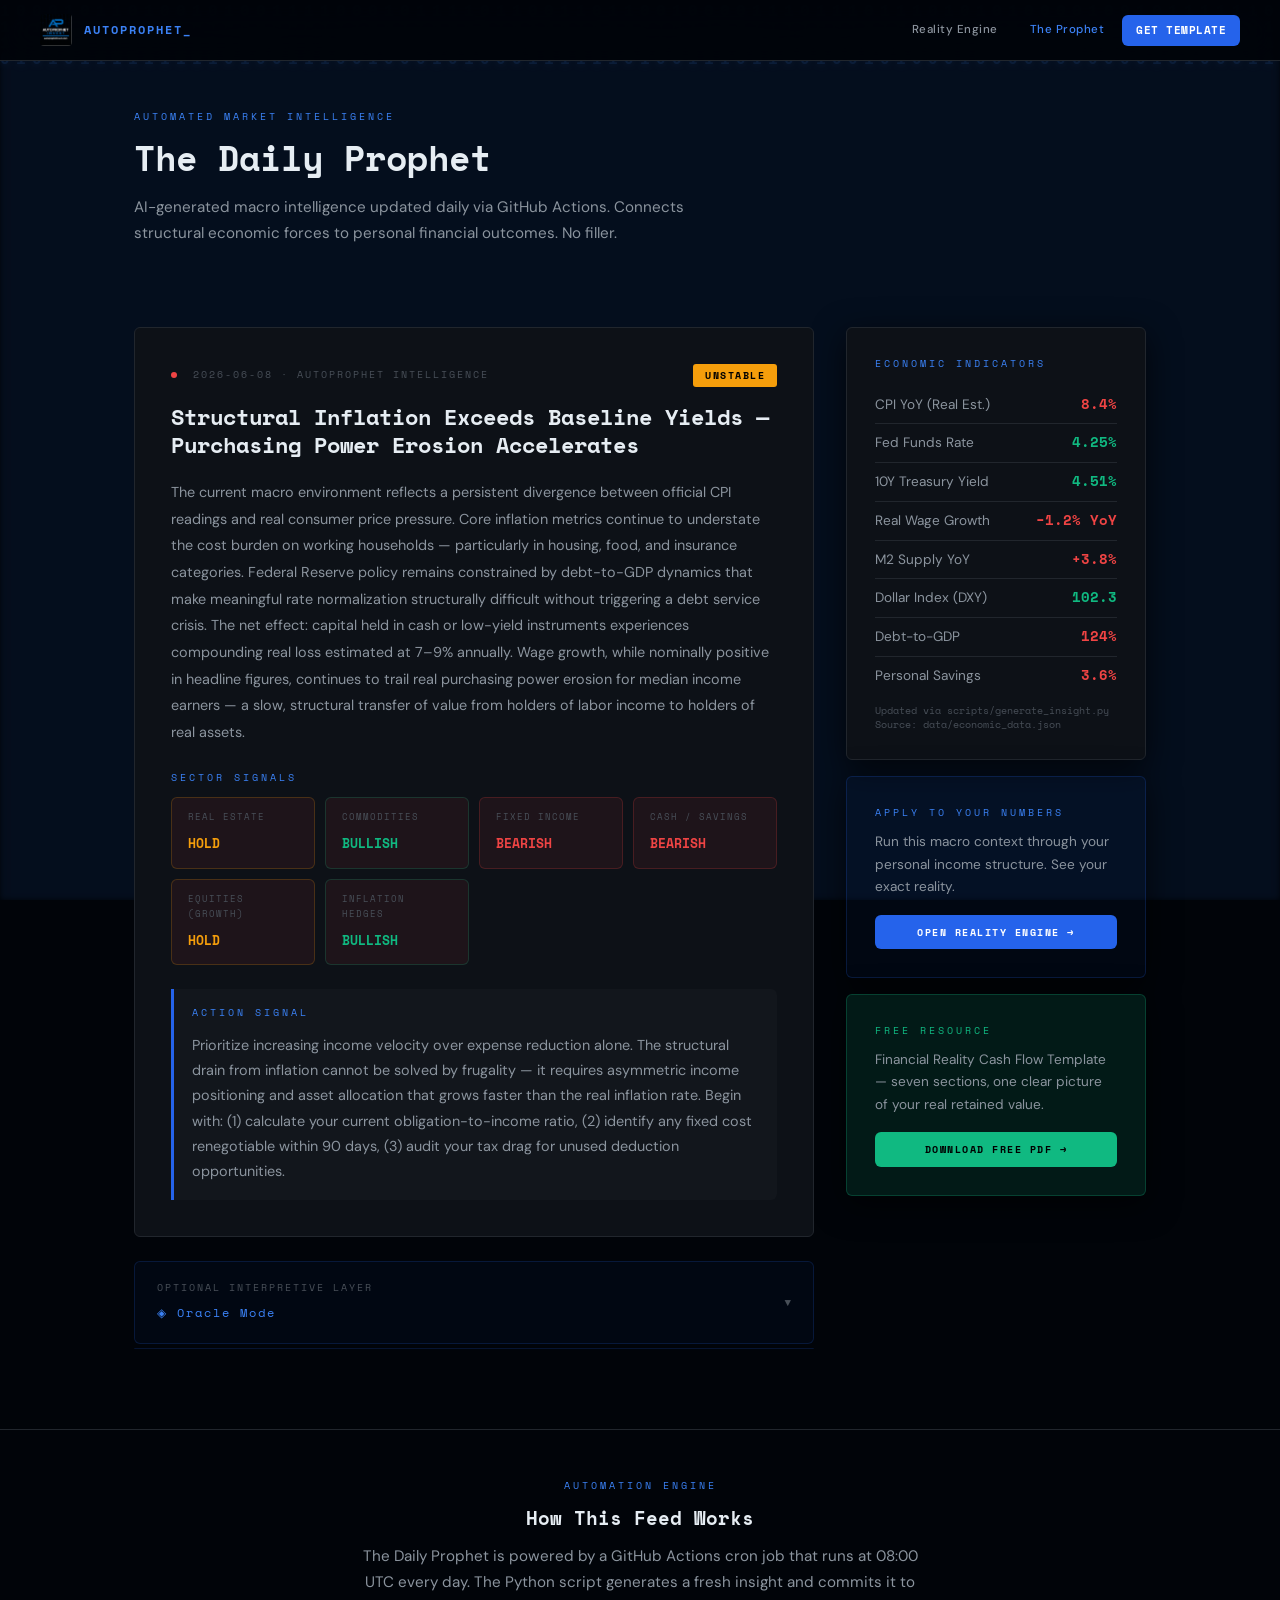
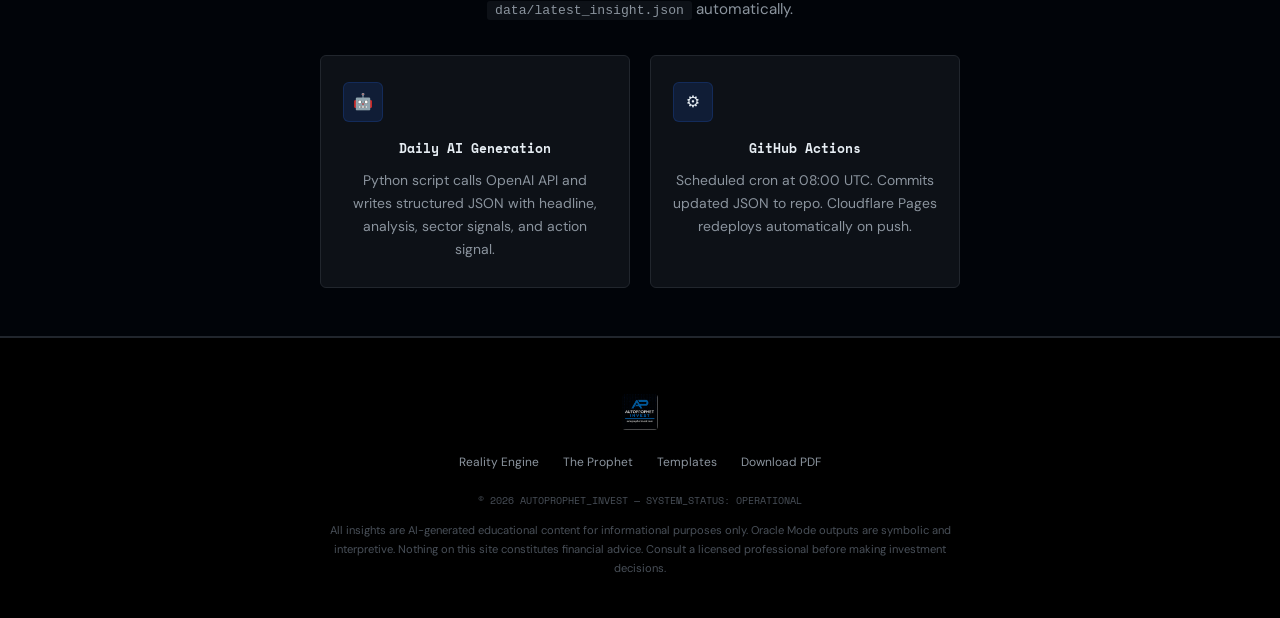
<file: prophet.html>
<!DOCTYPE html>
<html lang="en">
<head>
  <meta charset="UTF-8">
  <meta name="viewport" content="width=device-width, initial-scale=1.0">
  <title>The Daily Prophet | AutoProphet Invest</title>
  <meta name="description" content="AI-generated daily financial intelligence. Macro analysis, sector signals, and optional Oracle interpretive layer. Updated daily via automation.">
  <link rel="stylesheet" href="assets/css/style.css">
</head>
<body data-page="prophet">

<canvas id="matrix-canvas"></canvas>

<div class="overlay">

  <!-- ── NAV ─────────────────────────────────────────────────── -->
  <nav class="nav">
    <a href="index.html" class="nav-logo">
      <img src="assets/images/logo.png" alt="AutoProphet Invest">
      <span class="nav-wordmark">AutoProphet_</span>
    </a>
    <div class="nav-links">
      <a href="index.html">Reality Engine</a>
      <a href="prophet.html" class="is-active">The Prophet</a>
      <a href="index.html#get-access" class="nav-btn btn">Get Template</a>
    </div>
  </nav>

  <!-- ── HEADER ───────────────────────────────────────────────── -->
  <section class="section-sm" style="padding-bottom:0;">
    <div class="wrap">
      <span class="eyebrow">Automated Market Intelligence</span>
      <h1 class="section-title">The Daily Prophet</h1>
      <p class="section-sub">AI-generated macro intelligence updated daily via GitHub Actions. Connects structural economic forces to personal financial outcomes. No filler.</p>
    </div>
  </section>

  <!-- ── MAIN CONTENT ─────────────────────────────────────────── -->
  <section class="section">
    <div class="wrap">
      <div style="display:grid;grid-template-columns:1fr 300px;gap:32px;align-items:start;">

        <!-- LEFT: INSIGHT + ORACLE -->
        <div>

          <!-- INSIGHT (loaded from JSON) -->
          <div id="insightContainer">
            <div class="insight-wrap" style="text-align:center;padding:56px 32px;">
              <span class="live-dot" style="display:inline-block;margin-bottom:16px;"></span>
              <p class="mono text-muted" style="font-size:0.72rem;letter-spacing:2px;">LOADING INTELLIGENCE FEED...</p>
            </div>
          </div>

          <!-- ORACLE TOGGLE -->
          <div class="mt-24">
            <div class="oracle-toggle-bar" onclick="activateOracle()">
              <div>
                <span style="font-family:var(--mono);font-size:0.62rem;color:var(--text-3);letter-spacing:2px;text-transform:uppercase;display:block;margin-bottom:3px;">Optional Interpretive Layer</span>
                <span class="oracle-toggle-label">◈ Oracle Mode</span>
              </div>
              <span id="oracleIcon" class="oracle-toggle-icon">▼</span>
            </div>

            <div id="oraclePanel" class="oracle-panel">
              <p style="font-size:0.85rem;color:var(--text-2);line-height:1.75;margin-bottom:20px;">
                An interpretive, symbolic layer — tarot archetypes, planetary context, and cyclical pattern reading. This is for narrative depth and personal reflection. It does not replace quantitative analysis.
              </p>
              <div id="oracleContent">
                <p class="mono text-muted" style="font-size:0.72rem;">Generating symbolic interpretation...</p>
              </div>
              <div class="oracle-disclaimer">
                ⚠ INTERPRETIVE MODE ACTIVE — This output is symbolic and experimental. It is not financial analysis, investment advice, or a predictive model. All financial decisions must be grounded in quantitative data only.
              </div>
            </div>
          </div>

        </div>

        <!-- RIGHT: SIDEBAR -->
        <div>

          <!-- ECONOMIC INDICATORS -->
          <div class="card mb-16">
            <span class="eyebrow" style="margin-bottom:14px;display:block;">Economic Indicators</span>
            <div id="economicData">
              <!-- Placeholder rows until JSON loads -->
              <div class="metric-row"><span class="m-label">CPI YoY</span><span class="m-val neg">—</span></div>
              <div class="metric-row"><span class="m-label">Fed Funds Rate</span><span class="m-val">—</span></div>
              <div class="metric-row"><span class="m-label">10Y Treasury</span><span class="m-val">—</span></div>
              <div class="metric-row"><span class="m-label">Real Wage Growth</span><span class="m-val neg">—</span></div>
              <div class="metric-row"><span class="m-label">M2 Supply YoY</span><span class="m-val">—</span></div>
              <div class="metric-row"><span class="m-label">Savings Rate</span><span class="m-val">—</span></div>
            </div>
            <p class="mono text-muted mt-8" style="font-size:0.6rem;line-height:1.5;">Updated via scripts/generate_insight.py<br>Source: data/economic_data.json</p>
          </div>

          <!-- REALITY ENGINE CTA -->
          <div class="card mb-16" style="background:rgba(37,99,235,0.04);border-color:rgba(37,99,235,0.2);">
            <span class="eyebrow text-blue" style="margin-bottom:10px;display:block;">Apply to Your Numbers</span>
            <p style="font-size:0.85rem;color:var(--text-2);margin-bottom:16px;line-height:1.65;">Run this macro context through your personal income structure. See your exact reality.</p>
            <a href="index.html#engine" class="btn btn-blue btn-full btn-sm">Open Reality Engine →</a>
          </div>

          <!-- DOWNLOAD CTA -->
          <div class="card" style="background:var(--green-dim);border-color:rgba(16,185,129,0.25);">
            <span class="eyebrow text-green" style="margin-bottom:10px;display:block;">Free Resource</span>
            <p style="font-size:0.85rem;color:var(--text-2);margin-bottom:16px;line-height:1.65;">Financial Reality Cash Flow Template — seven sections, one clear picture of your real retained value.</p>
            <a href="downloads/structural_wealth.pdf" download class="btn btn-green btn-full btn-sm">Download Free PDF →</a>
          </div>

        </div>
      </div><!-- /grid -->
    </div>
  </section>

  <hr class="divider">

  <!-- ── AUTOMATION NOTE ───────────────────────────────────────── -->
  <section class="section-sm">
    <div class="wrap-narrow text-center">
      <span class="eyebrow">Automation Engine</span>
      <h3 class="section-title" style="font-size:1.2rem;">How This Feed Works</h3>
      <p class="section-sub" style="margin:0 auto 32px;">The Daily Prophet is powered by a GitHub Actions cron job that runs at 08:00 UTC every day. The Python script generates a fresh insight and commits it to <code style="background:var(--surface);padding:2px 8px;border-radius:3px;font-size:0.82rem;">data/latest_insight.json</code> automatically.</p>
      <div class="feature-grid" style="max-width:640px;margin:0 auto;">
        <div class="feature-card card-tight">
          <div class="feature-icon">🤖</div>
          <div class="feature-title">Daily AI Generation</div>
          <p class="feature-body">Python script calls OpenAI API and writes structured JSON with headline, analysis, sector signals, and action signal.</p>
        </div>
        <div class="feature-card card-tight">
          <div class="feature-icon">⚙</div>
          <div class="feature-title">GitHub Actions</div>
          <p class="feature-body">Scheduled cron at 08:00 UTC. Commits updated JSON to repo. Cloudflare Pages redeploys automatically on push.</p>
        </div>
      </div>
    </div>
  </section>

  <hr class="divider">

  <!-- ── FOOTER ────────────────────────────────────────────────── -->
  <footer>
    <img src="assets/images/logo.png" alt="AutoProphet" class="footer-logo">
    <div class="footer-links">
      <a href="index.html">Reality Engine</a>
      <a href="prophet.html">The Prophet</a>
      <a href="index.html#get-access">Templates</a>
      <a href="downloads/structural_wealth.pdf" download>Download PDF</a>
    </div>
    <p class="footer-copy">© 2026 AUTOPROPHET_INVEST &mdash; SYSTEM_STATUS: OPERATIONAL</p>
    <p class="footer-legal">All insights are AI-generated educational content for informational purposes only. Oracle Mode outputs are symbolic and interpretive. Nothing on this site constitutes financial advice. Consult a licensed professional before making investment decisions.</p>
  </footer>

</div><!-- /overlay -->

<script src="assets/js/main.js"></script>
</body>
</html>
</file>
<file: assets/css/style.css>
/* ================================================================
   AutoProphet Invest — Global Stylesheet
   File: assets/css/style.css
   ================================================================ */

@import url('https://fonts.googleapis.com/css2?family=Space+Mono:ital,wght@0,400;0,700;1,400&family=DM+Sans:wght@300;400;500;600;700&display=swap');

/* ── TOKENS ─────────────────────────────────────────────────── */
:root {
  --void:          #010409;
  --surface:       #0d1117;
  --surface-2:     #161b22;
  --border:        #21262d;
  --border-hi:     #30363d;
  --blue:          #2563eb;
  --blue-hi:       #3b82f6;
  --blue-dim:      rgba(37,99,235,0.15);
  --green:         #10b981;
  --green-dim:     rgba(16,185,129,0.12);
  --red:           #ef4444;
  --red-dim:       rgba(239,68,68,0.08);
  --orange:        #f59e0b;
  --text:          #e6edf3;
  --text-2:        #8b949e;
  --text-3:        #484f58;
  --mono:          'Space Mono', 'Courier New', monospace;
  --sans:          'DM Sans', system-ui, sans-serif;
  --r:             6px;
  --shadow:        0 8px 32px rgba(0,0,0,0.65);
  --shadow-blue:   0 8px 32px rgba(37,99,235,0.25);
  --shadow-red:    0 0 32px rgba(239,68,68,0.12);
}

/* ── RESET ───────────────────────────────────────────────────── */
*, *::before, *::after { box-sizing: border-box; margin: 0; padding: 0; }
html { scroll-behavior: smooth; }
body {
  background: var(--void);
  color: var(--text);
  font-family: var(--sans);
  font-size: 16px;
  line-height: 1.6;
  overflow-x: hidden;
  -webkit-font-smoothing: antialiased;
}

/* ── MATRIX CANVAS ───────────────────────────────────────────── */
#matrix-canvas {
  position: fixed; top: 0; left: 0;
  width: 100%; height: 100%;
  z-index: 0; opacity: 0.28;
  pointer-events: none;
}
.overlay { position: relative; z-index: 1; }

/* ── LAYOUT ──────────────────────────────────────────────────── */
.wrap        { max-width: 1060px; margin: 0 auto; padding: 0 24px; }
.wrap-narrow { max-width: 720px;  margin: 0 auto; padding: 0 24px; }
.section     { padding: 80px 0; }
.section-sm  { padding: 48px 0; }

/* ── NAVIGATION ──────────────────────────────────────────────── */
.nav {
  position: sticky; top: 0; z-index: 200;
  display: flex; align-items: center; justify-content: space-between;
  padding: 14px 40px;
  background: rgba(1,4,9,0.94);
  border-bottom: 1px solid var(--border);
  backdrop-filter: blur(16px);
  -webkit-backdrop-filter: blur(16px);
}
.nav-logo {
  display: flex; align-items: center; gap: 12px;
  text-decoration: none;
}
.nav-logo img {
  width: 32px; height: 32px;
  border-radius: 4px;
  object-fit: cover;
}
.nav-wordmark {
  font-family: var(--mono);
  font-size: 0.78rem;
  font-weight: 700;
  color: var(--blue-hi);
  letter-spacing: 2px;
  text-transform: uppercase;
}
.nav-links { display: flex; align-items: center; gap: 4px; }
.nav-links a {
  color: var(--text-2);
  text-decoration: none;
  font-size: 0.72rem;
  font-weight: 500;
  letter-spacing: 0.5px;
  padding: 7px 14px;
  border-radius: var(--r);
  transition: color .2s, background .2s;
}
.nav-links a:hover { color: var(--text); background: var(--surface); }
.nav-links a.is-active { color: var(--blue-hi); }
.nav-btn {
  background: var(--blue) !important;
  color: #fff !important;
  font-weight: 700 !important;
  font-family: var(--mono) !important;
  font-size: 0.68rem !important;
  letter-spacing: 1px;
}
.nav-btn:hover { background: var(--blue-hi) !important; }

/* ── HERO ────────────────────────────────────────────────────── */
.hero {
  min-height: 90vh;
  display: flex; flex-direction: column;
  align-items: center; justify-content: center;
  text-align: center;
  padding: 60px 24px;
  position: relative;
}
.hero-badge {
  display: inline-flex; align-items: center; gap: 8px;
  font-family: var(--mono);
  font-size: 0.62rem; letter-spacing: 3px; text-transform: uppercase;
  color: var(--blue-hi);
  border: 1px solid rgba(59,130,246,0.3);
  border-radius: 20px;
  padding: 5px 16px;
  margin-bottom: 28px;
}
.hero-badge .live-dot {
  width: 6px; height: 6px; border-radius: 50%;
  background: var(--red);
  animation: blink 1.2s infinite;
}
.hero-h1 {
  font-family: var(--mono);
  font-size: clamp(2.2rem, 5vw, 4rem);
  font-weight: 700;
  line-height: 1.1;
  letter-spacing: -1px;
  max-width: 820px;
  margin-bottom: 24px;
}
.hero-h1 em { font-style: normal; color: var(--blue-hi); }
.hero-sub {
  font-size: 1.05rem;
  color: var(--text-2);
  max-width: 540px;
  margin-bottom: 44px;
  line-height: 1.75;
}
.hero-actions { display: flex; gap: 14px; flex-wrap: wrap; justify-content: center; }

/* ── BUTTONS ─────────────────────────────────────────────────── */
.btn {
  display: inline-flex; align-items: center; gap: 8px;
  padding: 13px 26px;
  border-radius: var(--r);
  font-family: var(--mono);
  font-size: 0.73rem; font-weight: 700;
  letter-spacing: 1.5px; text-transform: uppercase;
  text-decoration: none; cursor: pointer; border: none;
  transition: all .2s;
  white-space: nowrap;
}
.btn-blue  { background: var(--blue); color: #fff; }
.btn-blue:hover  { background: var(--blue-hi); transform: translateY(-2px); box-shadow: var(--shadow-blue); }
.btn-ghost { background: transparent; color: var(--text); border: 1px solid var(--border-hi); }
.btn-ghost:hover { border-color: var(--blue-hi); color: var(--blue-hi); }
.btn-green { background: var(--green); color: #000; }
.btn-green:hover { filter: brightness(1.1); transform: translateY(-2px); }
.btn-red   { background: transparent; color: var(--red); border: 1px solid rgba(239,68,68,0.3); }
.btn-red:hover { background: var(--red-dim); }
.btn-full  { width: 100%; justify-content: center; }
.btn-sm    { padding: 9px 18px; font-size: 0.65rem; }

/* ── CARDS ───────────────────────────────────────────────────── */
.card {
  background: var(--surface);
  border: 1px solid var(--border);
  border-radius: var(--r);
  padding: 28px;
  box-shadow: var(--shadow);
}
.card:hover { border-color: var(--border-hi); }
.card-tight { padding: 18px 20px; }

/* ── TERMINAL ────────────────────────────────────────────────── */
.terminal {
  background: #000;
  border: 1px solid rgba(239,68,68,0.35);
  border-radius: var(--r);
  overflow: hidden;
  box-shadow: var(--shadow-red);
}
.terminal-bar {
  background: rgba(239,68,68,0.07);
  border-bottom: 1px solid rgba(239,68,68,0.2);
  padding: 10px 18px;
  display: flex; align-items: center; gap: 10px;
  font-family: var(--mono); font-size: 0.62rem;
  color: var(--red); letter-spacing: 2px;
  text-transform: uppercase;
}
.terminal-body { padding: 28px; }

/* ── LIVE BLEED ──────────────────────────────────────────────── */
.bleed-total {
  font-family: var(--mono);
  font-size: clamp(2rem, 5vw, 3.2rem);
  font-weight: 900;
  color: #fff;
  text-shadow: 0 0 24px var(--red);
  line-height: 1;
  margin-bottom: 8px;
}
.bleed-grid {
  display: grid;
  grid-template-columns: repeat(auto-fit, minmax(150px, 1fr));
  gap: 10px;
  margin-top: 20px;
}
.bleed-card {
  background: var(--red-dim);
  border: 1px solid rgba(239,68,68,0.1);
  border-radius: var(--r);
  padding: 12px 16px;
}
.bleed-card span {
  display: block;
  font-family: var(--mono); font-size: 0.58rem;
  color: var(--text-3); text-transform: uppercase;
  letter-spacing: 1px; margin-bottom: 5px;
}
.bleed-card b { font-family: var(--mono); font-size: 0.95rem; color: var(--text); }

/* ── SECTION LABELS ──────────────────────────────────────────── */
.eyebrow {
  font-family: var(--mono); font-size: 0.62rem;
  letter-spacing: 3px; text-transform: uppercase;
  color: var(--blue-hi); margin-bottom: 12px;
  display: block;
}
.section-title {
  font-family: var(--mono);
  font-size: clamp(1.5rem, 2.8vw, 2.2rem);
  font-weight: 700; line-height: 1.2;
  margin-bottom: 14px;
}
.section-sub {
  font-size: 0.95rem; color: var(--text-2);
  line-height: 1.75; max-width: 580px;
}

/* ── DIVIDERS / SEPARATORS ───────────────────────────────────── */
hr.divider { border: none; border-top: 1px solid var(--border); margin: 0; }

/* ── STAT BLOCKS ─────────────────────────────────────────────── */
.stat-row {
  display: grid;
  grid-template-columns: repeat(3,1fr);
  gap: 16px;
}
.stat-block {
  background: var(--surface);
  border: 1px solid var(--border);
  border-radius: var(--r);
  padding: 24px 20px;
  text-align: center;
}
.stat-number {
  font-family: var(--mono); font-size: 1.9rem;
  font-weight: 700; line-height: 1;
  color: var(--red); margin-bottom: 8px;
}
.stat-label { font-size: 0.7rem; color: var(--text-2); text-transform: uppercase; letter-spacing: 1px; }

/* ── FEATURE GRID ────────────────────────────────────────────── */
.feature-grid { display: grid; grid-template-columns: repeat(auto-fit,minmax(280px,1fr)); gap: 20px; }
.feature-card {
  background: var(--surface);
  border: 1px solid var(--border);
  border-radius: var(--r);
  padding: 26px 22px;
  transition: border-color .2s;
}
.feature-card:hover { border-color: rgba(37,99,235,0.4); }
.feature-icon {
  width: 40px; height: 40px;
  background: var(--blue-dim);
  border: 1px solid rgba(37,99,235,0.2);
  border-radius: var(--r);
  display: flex; align-items: center; justify-content: center;
  font-size: 1rem; margin-bottom: 16px;
}
.feature-title { font-family: var(--mono); font-size: 0.82rem; font-weight: 700; margin-bottom: 10px; }
.feature-body { font-size: 0.87rem; color: var(--text-2); line-height: 1.65; }

/* ── METRIC ROWS ─────────────────────────────────────────────── */
.metric-row {
  display: flex; justify-content: space-between; align-items: center;
  padding: 8px 0;
  border-bottom: 1px solid var(--border);
  font-size: 0.85rem;
}
.metric-row:last-child { border-bottom: none; }
.m-label { color: var(--text-2); }
.m-val   { font-family: var(--mono); font-weight: 700; color: var(--green); }
.m-val.neg { color: var(--red); }
.m-val.warn { color: var(--orange); }

/* ── ENGINE INPUTS ───────────────────────────────────────────── */
.input-grid {
  display: grid;
  grid-template-columns: repeat(auto-fit, minmax(160px, 1fr));
  gap: 16px;
}
.form-group label {
  display: block;
  font-family: var(--mono); font-size: 0.62rem;
  letter-spacing: 1.5px; text-transform: uppercase;
  color: var(--text-2); margin-bottom: 7px;
}
.form-group input,
.form-group select {
  width: 100%;
  background: #000;
  border: 1px solid var(--border-hi);
  color: var(--text);
  padding: 11px 12px;
  border-radius: var(--r);
  font-family: var(--sans); font-size: 0.88rem;
  outline: none;
  transition: border-color .2s;
}
.form-group input:focus,
.form-group select:focus { border-color: var(--blue-hi); }
.form-group select { cursor: pointer; }

/* ── ENGINE RESULTS ──────────────────────────────────────────── */
.result-summary {
  display: grid; grid-template-columns: repeat(3,1fr);
  gap: 12px; margin-bottom: 24px;
}
.result-cell {
  background: rgba(0,0,0,.4);
  border: 1px solid var(--border);
  border-radius: var(--r);
  padding: 14px 12px; text-align: center;
}
.result-label {
  font-family: var(--mono); font-size: 0.58rem;
  color: var(--text-3); text-transform: uppercase;
  letter-spacing: 1px; display: block; margin-bottom: 6px;
}
.result-val { font-family: var(--mono); font-size: 1.05rem; font-weight: 700; }
.breakdown-grid { display: grid; grid-template-columns: 1fr 1fr; gap: 0 40px; }
.output-split {
  display: grid; grid-template-columns: 1.3fr 0.7fr;
  gap: 24px; align-items: start; margin-top: 24px;
}
.interp-box {
  font-size: 0.87rem; color: var(--text-2); line-height: 1.7;
  padding: 18px;
  border-left: 3px solid var(--blue);
  background: rgba(255,255,255,0.02);
  border-radius: 0 var(--r) var(--r) 0;
}
.chart-wrap { width: 200px; height: 200px; margin: 0 auto; position: relative; }
.status-pill {
  display: inline-block; padding: 4px 12px; border-radius: 3px;
  font-family: var(--mono); font-size: 0.6rem; font-weight: 900;
  letter-spacing: 1.5px; text-transform: uppercase;
}
.section-header-line {
  font-family: var(--mono); font-size: 0.68rem; font-weight: 700;
  letter-spacing: 1.5px; text-transform: uppercase;
  color: var(--blue-hi);
  margin: 22px 0 10px;
  padding-bottom: 6px;
  border-bottom: 1px solid var(--border);
}

/* ── LIVE SESSION CLOCK ──────────────────────────────────────── */
.loss-clock-wrap { text-align: center; margin-bottom: 32px; }
.loss-clock-label { font-family: var(--mono); font-size: 0.6rem; color: var(--text-3); letter-spacing: 2px; text-transform: uppercase; margin-bottom: 4px; }
#lossClock { font-family: var(--mono); font-size: 1.9rem; color: var(--red); font-weight: 900; }

/* ── PROPHET PAGE ────────────────────────────────────────────── */
.insight-wrap {
  background: var(--surface);
  border: 1px solid var(--border);
  border-radius: var(--r);
  padding: 36px;
  margin-bottom: 24px;
}
.insight-meta {
  font-family: var(--mono); font-size: 0.62rem;
  color: var(--text-3); letter-spacing: 2px;
  text-transform: uppercase; margin-bottom: 16px;
  display: flex; align-items: center; gap: 16px;
}
.insight-headline {
  font-family: var(--mono); font-size: clamp(1rem,2vw,1.35rem);
  font-weight: 700; line-height: 1.3; margin-bottom: 20px;
}
.insight-body { font-size: 0.9rem; color: var(--text-2); line-height: 1.85; }
.sector-grid { display: grid; grid-template-columns: repeat(auto-fit,minmax(140px,1fr)); gap: 10px; margin-top: 12px; }

/* ── ORACLE ──────────────────────────────────────────────────── */
.oracle-toggle-bar {
  display: flex; align-items: center; justify-content: space-between;
  padding: 18px 22px;
  background: rgba(37,99,235,0.04);
  border: 1px solid rgba(37,99,235,0.18);
  border-radius: var(--r);
  margin-bottom: 4px;
  cursor: pointer;
  transition: background .2s;
}
.oracle-toggle-bar:hover { background: rgba(37,99,235,0.08); }
.oracle-toggle-label { font-family: var(--mono); font-size: 0.72rem; color: var(--blue-hi); letter-spacing: 2px; }
.oracle-toggle-icon { font-family: var(--mono); font-size: 0.68rem; color: var(--text-3); transition: transform .3s; }
.oracle-toggle-icon.open { transform: rotate(180deg); }
.oracle-panel {
  background: rgba(37,99,235,0.03);
  border: 1px solid rgba(37,99,235,0.15);
  border-top: none;
  border-radius: 0 0 var(--r) var(--r);
  padding: 0 22px;
  max-height: 0; overflow: hidden;
  transition: max-height .45s ease, padding .3s ease;
}
.oracle-panel.open { max-height: 600px; padding: 24px 22px; }
.oracle-disclaimer {
  font-family: var(--mono); font-size: 0.6rem;
  color: var(--text-3); margin-top: 18px;
  padding-top: 14px; border-top: 1px solid var(--border);
  line-height: 1.6;
}

/* ── PRODUCT PAGE ────────────────────────────────────────────── */
.product-split { display: grid; grid-template-columns: 1fr 1fr; gap: 60px; align-items: start; }
.product-badge {
  display: inline-block;
  background: var(--green-dim);
  border: 1px solid rgba(16,185,129,0.3);
  color: var(--green);
  font-family: var(--mono); font-size: 0.6rem;
  letter-spacing: 2px; text-transform: uppercase;
  padding: 4px 12px; border-radius: 20px;
  margin-bottom: 20px;
}
.benefit-list { list-style: none; margin: 22px 0; }
.benefit-list li {
  display: flex; align-items: flex-start; gap: 12px;
  padding: 9px 0; border-bottom: 1px solid var(--border);
  font-size: 0.88rem; color: var(--text-2);
}
.benefit-list li::before {
  content: '→'; color: var(--green);
  font-family: var(--mono); font-size: 0.72rem;
  margin-top: 2px; flex-shrink: 0;
}
.mockup-shell {
  background: var(--surface);
  border: 1px solid var(--border);
  border-radius: var(--r);
  padding: 28px;
  font-family: var(--mono); font-size: 0.75rem;
}
.mockup-dots { display: flex; gap: 7px; margin-bottom: 20px; }
.mockup-dot { width: 10px; height: 10px; border-radius: 50%; }
.mockup-row {
  display: flex; justify-content: space-between;
  padding: 9px 0; border-bottom: 1px solid var(--border);
}
.mockup-lbl { color: var(--text-2); }
.mockup-pos { color: var(--green); }
.mockup-neg { color: var(--red); }
.mockup-total { display: flex; justify-content: space-between; padding: 14px 0 0; font-size: 1rem; font-weight: 700; }

/* ── LEAD FORM ───────────────────────────────────────────────── */
.form-wrap { max-width: 480px; margin: 0 auto; }
.field-label {
  display: block;
  font-family: var(--mono); font-size: 0.62rem;
  letter-spacing: 2px; text-transform: uppercase;
  color: var(--text-2); margin-bottom: 7px;
}
.field-input {
  width: 100%; background: #000;
  border: 1px solid var(--border-hi); color: var(--text);
  padding: 12px 14px; border-radius: var(--r);
  font-family: var(--sans); font-size: 0.9rem;
  outline: none; transition: border-color .2s;
  margin-bottom: 14px;
}
.field-input:focus { border-color: var(--blue-hi); }
.form-note { font-size: 0.7rem; color: var(--text-3); margin-top: 10px; text-align: center; }

/* ── AFFILIATE PLACEHOLDERS ──────────────────────────────────── */
.affiliate-grid { display: grid; grid-template-columns: repeat(auto-fit,minmax(220px,1fr)); gap: 16px; }
.affiliate-card {
  background: var(--surface);
  border: 1px dashed var(--border-hi);
  border-radius: var(--r); padding: 22px;
  text-align: center; opacity: 0.65;
  transition: opacity .2s, border-color .2s;
}
.affiliate-card:hover { opacity: 1; border-color: var(--blue-hi); border-style: solid; }
.affiliate-card a { color: var(--blue-hi); text-decoration: none; font-family: var(--mono); font-size: 0.7rem; }

/* ── FOOTER ──────────────────────────────────────────────────── */
footer {
  background: #000;
  border-top: 1px solid var(--border);
  padding: 56px 24px 40px;
  text-align: center;
}
.footer-logo { width: 36px; height: 36px; border-radius: 4px; object-fit: cover; margin-bottom: 16px; opacity: 0.8; }
.footer-links { display: flex; gap: 24px; justify-content: center; flex-wrap: wrap; margin-bottom: 20px; }
.footer-links a { color: var(--text-2); text-decoration: none; font-size: 0.75rem; transition: color .2s; }
.footer-links a:hover { color: var(--text); }
.footer-copy { font-family: var(--mono); font-size: 0.65rem; color: var(--text-3); margin-bottom: 12px; }
.footer-legal { max-width: 640px; margin: 0 auto; font-size: 0.7rem; color: var(--text-3); line-height: 1.7; }

/* ── ANIMATIONS ──────────────────────────────────────────────── */
@keyframes blink     { 0%,100%{opacity:1} 50%{opacity:.15} }
@keyframes fadeUp    { from{opacity:0;transform:translateY(10px)} to{opacity:1;transform:translateY(0)} }
@keyframes pulseGlow {
  0%,100% { filter: drop-shadow(0 0 12px rgba(37,99,235,0.4)); }
  50%     { filter: drop-shadow(0 0 28px rgba(59,130,246,0.7)); }
}
.fade-up { animation: fadeUp .5s ease both; }
.pulse-logo { animation: pulseGlow 4s ease-in-out infinite; }
.live-dot { width: 6px; height: 6px; border-radius: 50%; background: var(--red); animation: blink 1.2s infinite; display: inline-block; }

/* ── UTILITIES ───────────────────────────────────────────────── */
.text-center { text-align: center; }
.text-red    { color: var(--red); }
.text-green  { color: var(--green); }
.text-blue   { color: var(--blue-hi); }
.text-dim    { color: var(--text-2); }
.text-muted  { color: var(--text-3); }
.mono        { font-family: var(--mono); }
.hidden      { display: none !important; }
.mt-8  { margin-top: 8px; }  .mt-16 { margin-top: 16px; }
.mt-24 { margin-top: 24px; } .mt-40 { margin-top: 40px; }
.mt-56 { margin-top: 56px; } .mb-8  { margin-bottom: 8px; }
.mb-16 { margin-bottom: 16px; } .mb-24 { margin-bottom: 24px; }
.mb-40 { margin-bottom: 40px; } .mb-56 { margin-bottom: 56px; }
.flex { display: flex; }
.flex-between { display: flex; justify-content: space-between; align-items: center; }
.flex-center  { display: flex; justify-content: center; align-items: center; }
.flex-wrap    { flex-wrap: wrap; }
.gap-12 { gap: 12px; } .gap-16 { gap: 16px; }

/* ── RESPONSIVE ──────────────────────────────────────────────── */
@media (max-width: 900px) {
  .product-split { grid-template-columns: 1fr; gap: 40px; }
}
@media (max-width: 768px) {
  .nav { padding: 12px 20px; }
  .nav-links a:not(.nav-btn) { display: none; }
  .stat-row     { grid-template-columns: 1fr 1fr; }
  .breakdown-grid { grid-template-columns: 1fr; gap: 0; }
  .result-summary { grid-template-columns: 1fr 1fr; }
  .output-split { grid-template-columns: 1fr; }
}
@media (max-width: 480px) {
  .stat-row     { grid-template-columns: 1fr; }
  .result-summary { grid-template-columns: 1fr; }
  .hero-h1 { font-size: 1.9rem; }
  .hero-actions { flex-direction: column; align-items: stretch; }
  .hero-actions .btn { justify-content: center; }
}
</file>
